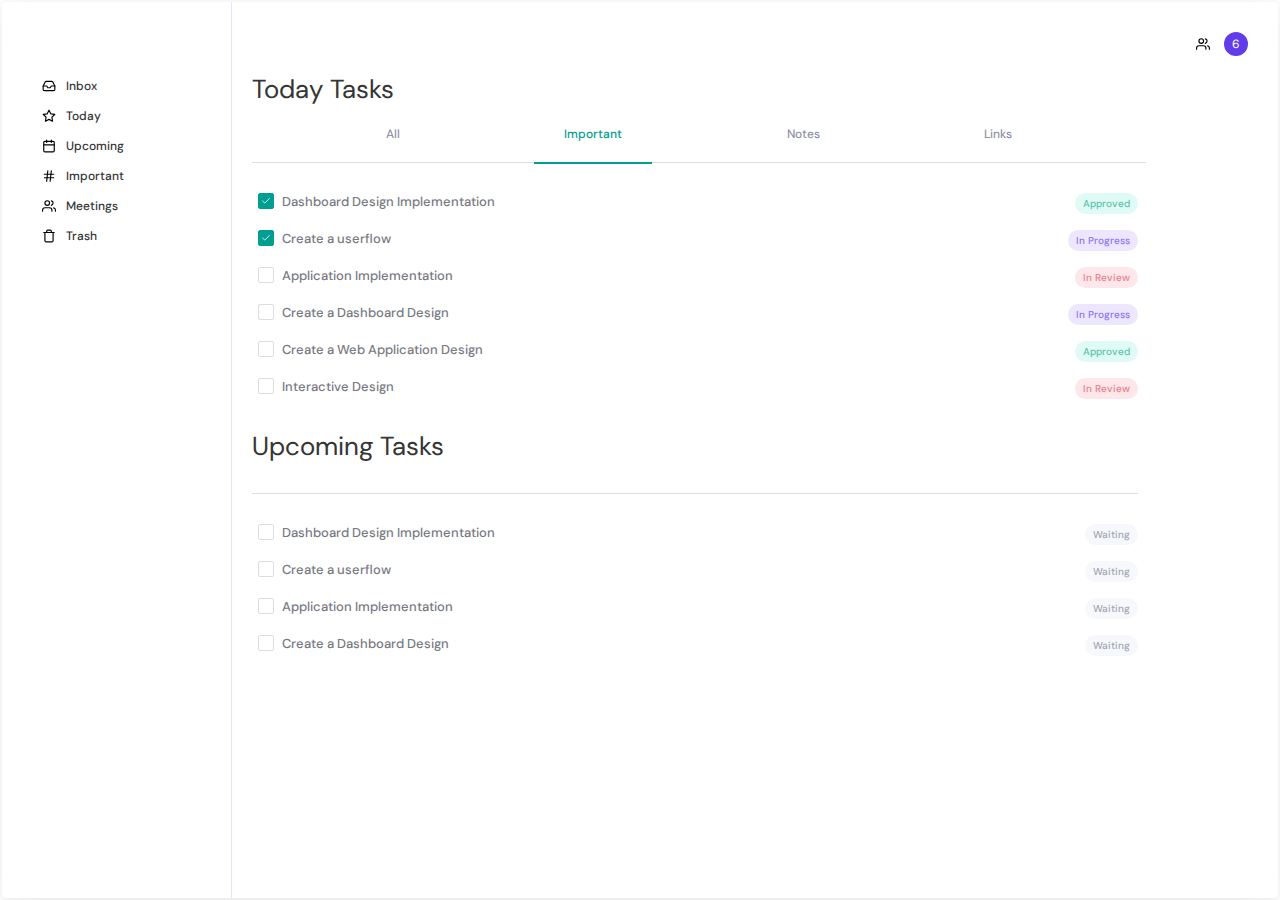
<file: To Do List/finished-files/index.html>
<!DOCTYPE html>
<html lang="en">
  <head>
    <meta charset="UTF-8" />
    <meta http-equiv="X-UA-Compatible" content="IE=edge" />
    <meta name="viewport" content="width=device-width, initial-scale=1.0" />
    <title>Task Management Dashboard UI</title>
    <link rel="stylesheet" href="styles.css" />
  </head>
  <body>
    <div class="task-manager">
      <!-- left bar starts -->
      <div class="left-bar">
        <div class="upper-part">
          <div class="actions">
            
          </div>
        </div>

        <!-- left content starts -->
        <div class="left-content">
          <ul class="action-list">
            <li class="item">
              <img class="feather feather-inbox" src="svg/inbox.svg" alt="" />
              <span>Inbox</span>
            </li>
            <li class="item">
              <img class="feather feather-star" src="svg/star.svg" alt="" />
              <span> Today</span>
            </li>
            <li class="item">
              <img class="feather feather-calendar" src="svg/calender.svg" alt="" />
              <span>Upcoming</span>
            </li>
            <li class="item">
              <img class="feather feather-hash" src="svg/hash.svg" alt="" />
              <span>Important</span>
            </li>
            <li class="item">
              <img class="feather feather-users" src="svg/users.svg" alt="" />
              <span>Meetings</span>
            </li>
            <li class="item">
              <img class="feather feather-trash" src="svg/trash.svg" alt="" />
              <span>Trash</span>
            </li>
          </ul>

          
        </div>
        <!-- left content ends -->
      </div>
      <!--  -->
      <!-- left bar ends -->

      <!-- page content starts -->
      <div class="page-content">
        <div class="header">Today Tasks</div>
        <!-- contnet categories starts -->
        <div class="content-categories">
          <div class="label-wrapper">
            <input class="nav-item" name="nav" type="radio" id="opt-1" />
            <label class="category" for="opt-1">All</label>
          </div>
          <div class="label-wrapper">
            <input class="nav-item" name="nav" type="radio" id="opt-2" checked />
            <label class="category" for="opt-2">Important</label>
          </div>
          <div class="label-wrapper">
            <input class="nav-item" name="nav" type="radio" id="opt-3" />
            <label class="category" for="opt-3">Notes</label>
          </div>
          <div class="label-wrapper">
            <input class="nav-item" name="nav" type="radio" id="opt-4" />
            <label class="category" for="opt-4">Links</label>
          </div>
        </div>
        <!--  -->
        <!-- contemt categories ends -->
        <!-- tasks wrapper starts -->
        <div class="tasks-wrapper">
          <div class="task">
            <input class="task-item" name="task" type="checkbox" id="item-1" checked />
            <label for="item-1">
              <span class="label-text">Dashboard Design Implementation</span>
            </label>
            <span class="tag approved">Approved</span>
          </div>
          <div class="task">
            <input class="task-item" name="task" type="checkbox" id="item-2" checked />
            <label for="item-2">
              <span class="label-text">Create a userflow</span>
            </label>
            <span class="tag progress">In Progress</span>
          </div>
          <div class="task">
            <input class="task-item" name="task" type="checkbox" id="item-3" />
            <label for="item-3">
              <span class="label-text">Application Implementation</span>
            </label>
            <span class="tag review">In Review</span>
          </div>
          <div class="task">
            <input class="task-item" name="task" type="checkbox" id="item-4" />
            <label for="item-4">
              <span class="label-text">Create a Dashboard Design</span>
            </label>
            <span class="tag progress">In Progress</span>
          </div>
          <div class="task">
            <input class="task-item" name="task" type="checkbox" id="item-5" />
            <label for="item-5">
              <span class="label-text">Create a Web Application Design</span>
            </label>
            <span class="tag approved">Approved</span>
          </div>
          <div class="task">
            <input class="task-item" name="task" type="checkbox" id="item-6" />
            <label for="item-6">
              <span class="label-text">Interactive Design</span>
            </label>
            <span class="tag review">In Review</span>
          </div>
          <div class="header upcoming">Upcoming Tasks</div>
          <div class="task">
            <input class="task-item" name="task" type="checkbox" id="item-7" />
            <label for="item-7">
              <span class="label-text">Dashboard Design Implementation</span>
            </label>
            <span class="tag waiting">Waiting</span>
          </div>
          <div class="task">
            <input class="task-item" name="task" type="checkbox" id="item-8" />
            <label for="item-8">
              <span class="label-text">Create a userflow</span>
            </label>
            <span class="tag waiting">Waiting</span>
          </div>
          <div class="task">
            <input class="task-item" name="task" type="checkbox" id="item-9" />
            <label for="item-9">
              <span class="label-text">Application Implementation</span>
            </label>
            <span class="tag waiting">Waiting</span>
          </div>
          <div class="task">
            <input class="task-item" name="task" type="checkbox" id="item-10" />
            <label for="item-10">
              <span class="label-text">Create a Dashboard Design</span>
            </label>
            <span class="tag waiting">Waiting</span>
          </div>
        </div>
        <!-- tasks wrapper ends -->
      </div>
      <!--  -->
      <!-- page content ends -->

      <!-- right bar starts -->
      <div class="right-bar">
        <div class="top-part">
          <img class="feather feather-users" src="svg/users.svg" alt="" />
          <div class="count">6</div>
        </div>
        <!--DELETED -->
         
      </div>
      <!-- right bar ends -->
    </div>
  </body>
</html>
</file>
<file: To Do List/finished-files/styles.css>
@import url('https://fonts.googleapis.com/css2?family=DM+Sans:wght@400;500;700&display=swap');

* {
  box-sizing: border-box;
  outline: none;
}
:root {
  
  --main-color: #353536;
  --secondary-color: #8e92a4;
  --main-text-color: #5d606b;
  --secondary-dark-color: #9496a5;
  --tag-color-one: #e0fbf6;
  --tag-color-text-one: #58c2a9;
  --tag-color-two: #ece7fe;
  --tag-color-text-two: #8972f3;
  --tag-color-three: #fde7ea;
  --tag-color-text-three: #e77f89;
  --tag-color-four: #f7f8fc;
  --tag-color-text-four: #a0a6b5;
  --checkbox-color: #009e90;
  --button-color: #49beb7;
  --box-color: #fff1d6;
  --box-color-2: #d3e6ff;
  --box-color-3: #ffd9d9;
  --box-color-4: #daffe5;
  --task-color: #777982;
}

body {
  margin: 0;
  justify-content: center;
  flex-direction: column;
  overflow: auto;
  width: 100%;
  height: 100vh;
  padding: 2px;
  font-family: 'DM Sans', sans-serif;
  font-size: 12px;
}

ul {
  list-style-type: none;
  padding: 0;
}

.task-manager {
  display: flex;
  justify-content: space-between;
  width: 100%;
  max-width: 12000px;
  height: 100vh;
  max-height: 900px;
  background: #fff;
  border-radius: 4px;
  box-shadow: 0 0.3px 2.2px rgba(0, 0, 0, 0.011), 0 0.7px 5.3px rgba(0, 0, 0, 0.016),
    0 1.3px 10px rgba(0, 0, 0, 0.02), 0 2.2px 17.9px rgba(0, 0, 0, 0.024),
    0 4.2px 33.4px rgba(0, 0, 0, 0.029), 0 10px 80px rgba(0, 0, 0, 0.04);
  overflow: hidden;
}

.left-bar {
  background-color: var(--bg-color);
  width: 230px;
  border-right: 1px solid #e3e7f7;
  position: relative;
}

.left-content {
  padding: 40px;
}
.item {
  color: var(--main-color);
  margin-bottom: 14px;
  font-weight: 500;
}
.item img {
  width: 14px;
  height: 14px;
  color: currentcolor;
  margin-right: 10px;
}


.actions {
  padding: 12px;
  display: flex;
  justify-content: space-between;
}

/*  */

.page-content {
  display: flex;
  flex-direction: column;
  flex: 1;
  padding: 40px 20px 0 20px;
}

.page-content .header {
  font-size: 26px;
  color: var(--main-color);
  margin-top: 30px;
}

.content-categories {
  display: flex;
  justify-content: space-evenly;
  width: 100%;
  border-bottom: 1px solid #ddd;
  padding: 20px 0;
}

.nav-item {
  display: none;
}

.category {
  font-weight: 500;
  color: var(--secondary-color);
  border-bottom: 1px solid #ddd;
  transition: 0.4s ease-in;
  padding: 20px 30px;
  cursor: pointer;
}

#opt-1:checked + label,
#opt-2:checked + label,
#opt-3:checked + label,
#opt-4:checked + label {
  color: var(--checkbox-color);
  border-bottom: 2px solid var(--checkbox-color);
}

/*  */

.task-item {
  display: none;
}
.tasks-wrapper {
  padding: 30px 0;
  flex: 1;
  overflow-y: auto;
  height: 100%;
  padding-right: 8px;
}

.task {
  display: flex;
  justify-content: space-between;
  position: relative;
  margin-bottom: 16px;
  padding-left: 30px;
  color: var(--task-color);
  font-size: 13px;
  font-weight: 500;
}
.task:hover {
  transform: translatex(2px);
}
.task label {
  cursor: pointer;
}
label .label-text {
  position: relative;
}
label .label-text:before {
  content: '';
  position: absolute;
  width: 14px;
  height: 14px;
  border: 1px solid #ddd;
  border-radius: 2px;
  left: -24px;
  transition: 0.2s ease;
}

.task-item:checked + label .label-text:before {
  background-color: var(--checkbox-color);
  border: none;
  background-image: url('svg/check.svg');
  background-repeat: no-repeat;
  background-size: 10px;
  background-position: center;
  border: 1px solid var(--checkbox-color);
}
.tag {
  font-size: 10px;
  padding: 4px 8px;
  border-radius: 20px;
}
.tag.approved {
  background-color: var(--tag-color-one);
  color: var(--tag-color-text-one);
}
.tag.progress {
  background-color: var(--tag-color-two);
  color: var(--tag-color-text-two);
}
.tag.review {
  background-color: var(--tag-color-three);
  color: var(--tag-color-text-three);
}
.tag.waiting {
  background-color: var(--tag-color-four);
  color: var(--tag-color-text-four);
}

.upcoming {
  border-bottom: 1px solid #ddd;
  padding-bottom: 30px;
  margin-bottom: 30px;
}
/*  */



.top-part {
  padding: 30px;
  align-self: flex-end;
}
.top-part img {
  width: 14px;
  height: 14px;
  color: var(--main-color);
  margin-right: 14px;
}

.top-part .count {
  font-size: 12px;
  border-radius: 50%;
  width: 24px;
  height: 24px;
  background-color: #623ce8;
  color: #fff;
  justify-content: center;
}
.right-content {
  padding: 10px 40px;
  overflow-y: auto;
  flex: 1;
}
.task-box {
  position: relative;
  border-radius: 12px;
  width: 100%;
  margin: 20px 0;
  padding: 16px;
  cursor: pointer;
  box-shadow: 2px 2px 4px 0px rgba(235, 235, 235, 1);
}
.task-box:hover {
  transform: scale(1.02);
}
.time {
  margin-bottom: 6px;
  opacity: 0.4;
  font-size: 10px;
}

body,
.item,
.top-part,
.top-part .count {
  display: flex;
  align-items: center;
}

.task-name {
  font-size: 14px;
  font-weight: 500;
  opacity: 0.6;
}
.yellow {
  background-color: var(--box-color);
}
.blue {
  background-color: var(--box-color-2);
}
.red {
  background-color: var(--box-color-3);
}
.green {
  background-color: var(--box-color-4);
}
.more-button {
  position: absolute;
  width: 3px;
  height: 3px;
  border-radius: 50%;
  background-color: #8e92a4;
  box-shadow: 0 -4px 0 0 #8e92a4, 0 4px 0 0 #8e92a4;
  opacity: 0.4;
  right: 20px;
  top: 30px;
  cursor: pointer;
}
/*  */

@media screen and (max-width: 900px) {
  .left-bar {
    display: none;
  }
}
@media screen and (max-width: 700px) {
  .task-manager {
    flex-direction: column;
    overflow-y: auto;
  }
  .right-bar,
  .page-content {
    width: 100%;
    display: block;
  }
  .tasks-wrapper {
    height: auto;
  }
}
@media screen and (max-width: 520px) {
  .page-content {
    padding: 40px 10px 0 10px;
  }
  .right-content {
    padding: 10px 16px;
  }
  .category {
    padding: 20px;
  }
}
</file>
